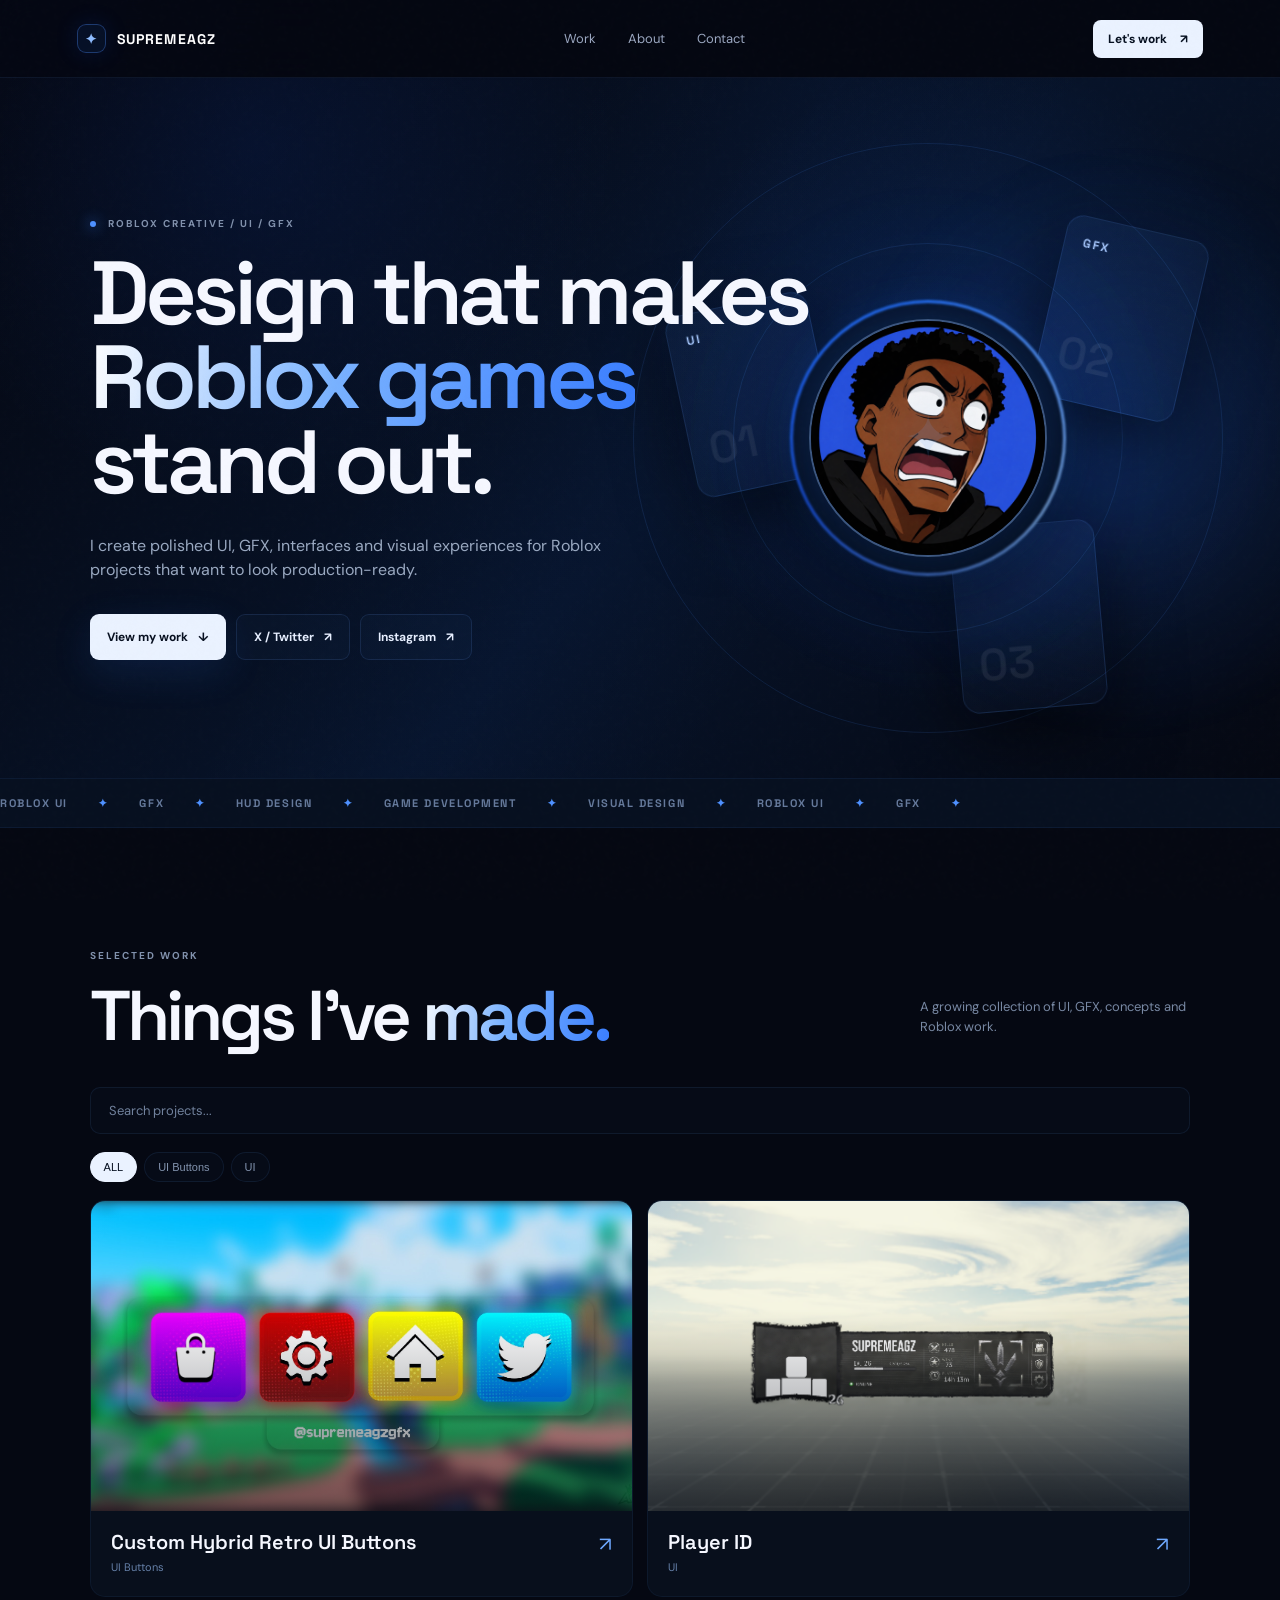
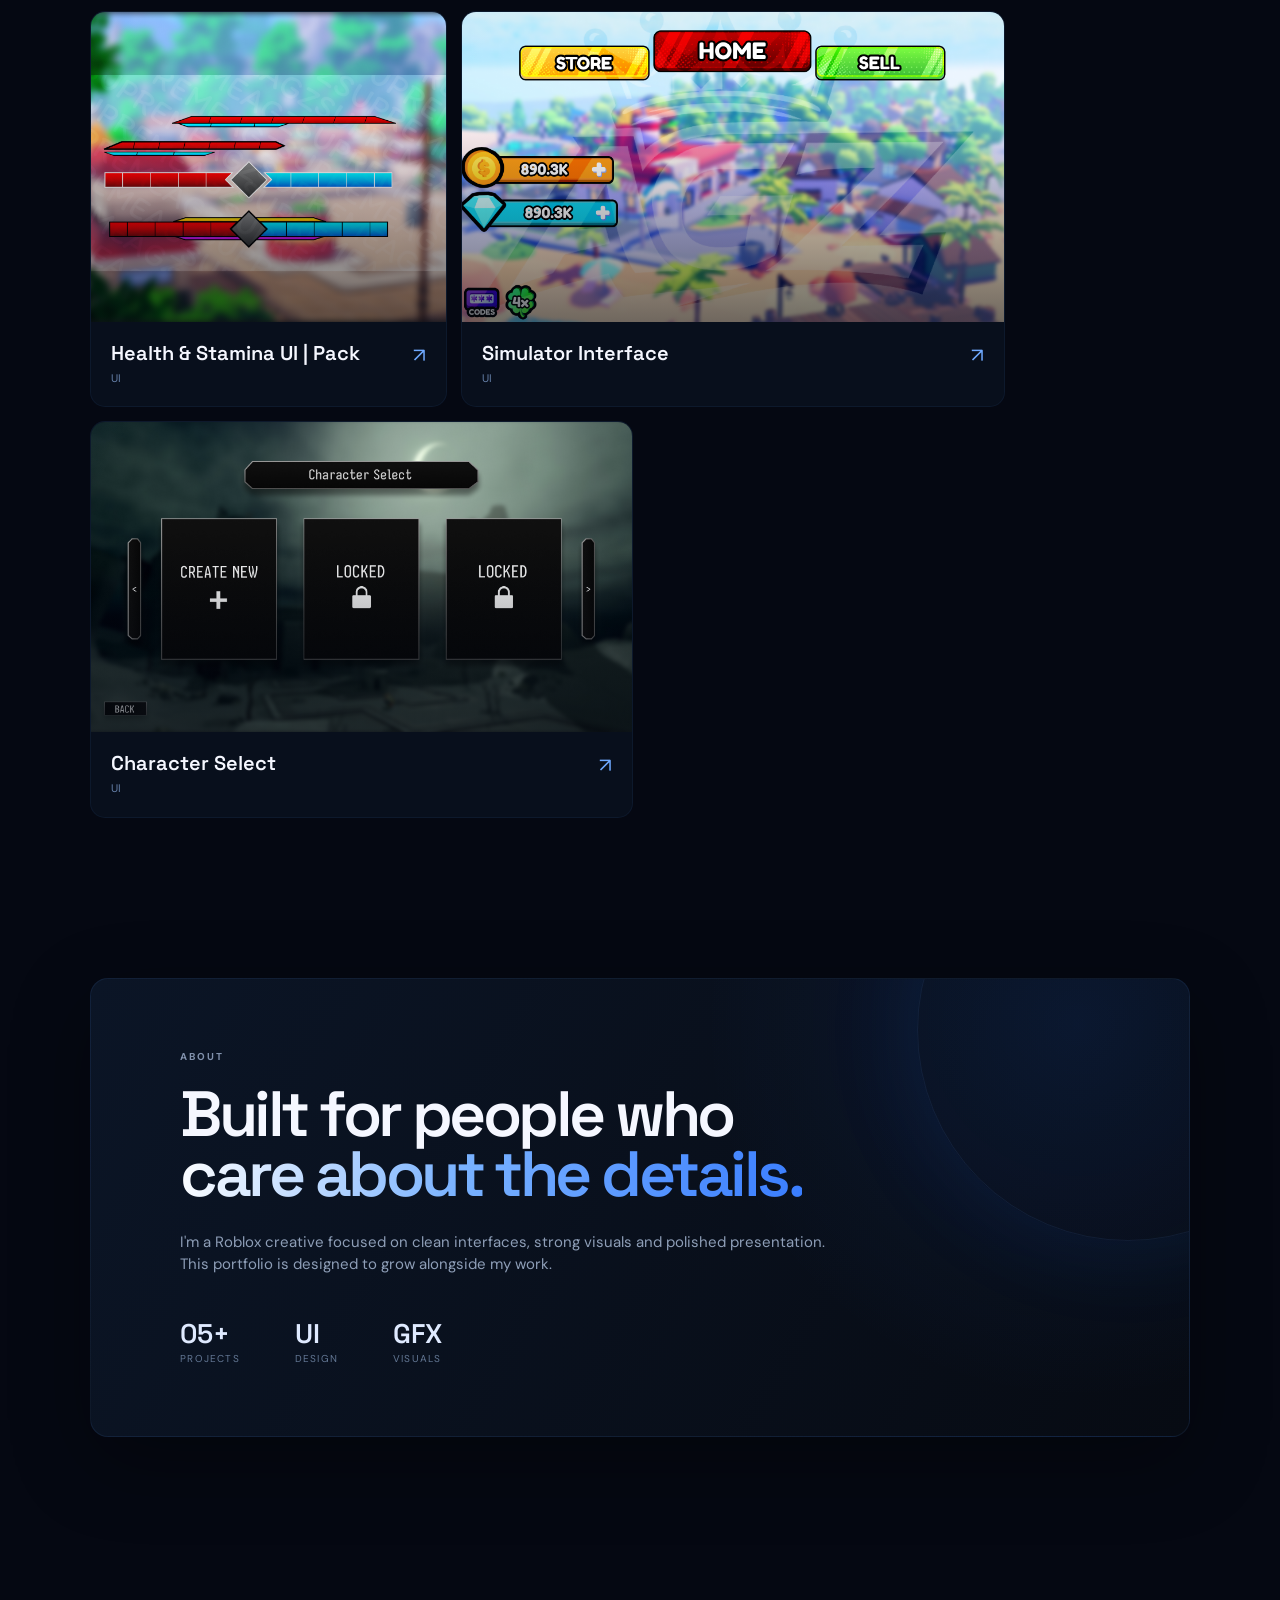
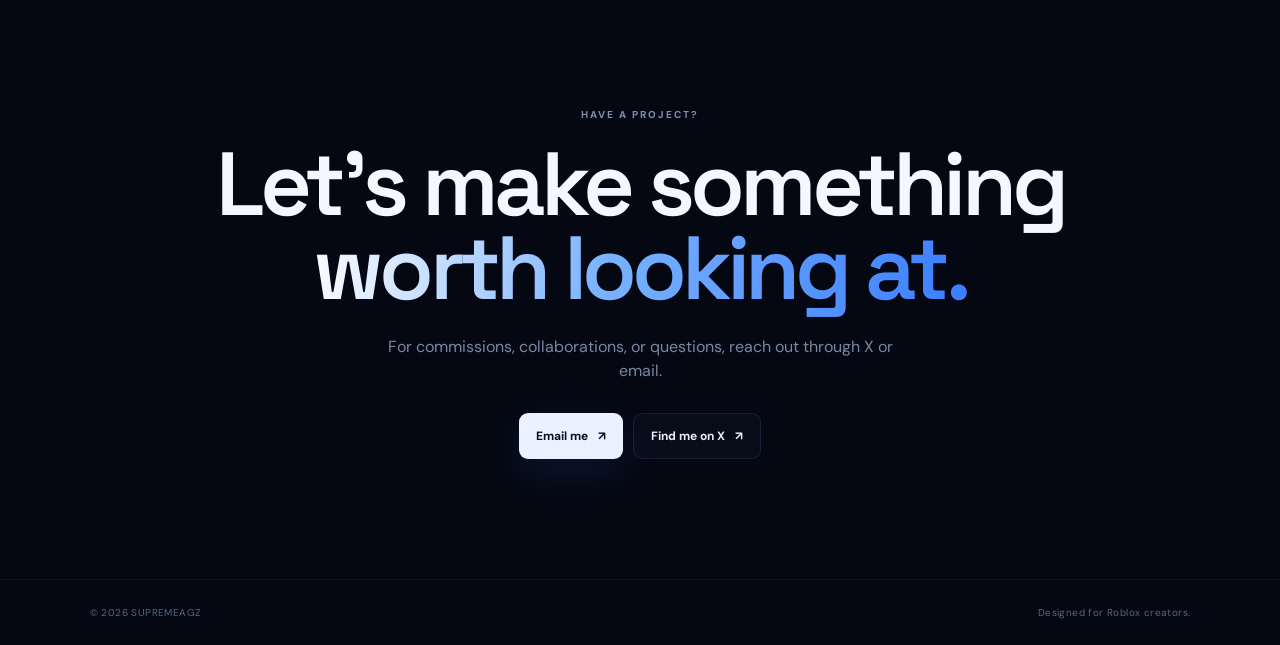
<file: index.html>
<!DOCTYPE html>
<html lang="en">
<head>
  <meta charset="UTF-8">
  <meta name="viewport" content="width=device-width, initial-scale=1.0">
  <title>SUPREMEAGZ — Roblox Creative Portfolio</title>
  <link rel="icon" type="image/png" href="assets/images/favicon.jpg">
  <meta name="description" content="Roblox UI, GFX and creative development portfolio.">
  <meta name="theme-color" content="#071022">
  <meta property="og:title" content="SUPREMEAGZ — Roblox Creative Portfolio">
  <meta property="og:description" content="Roblox UI, GFX and creative development portfolio.">
  <meta property="og:type" content="website">
  <link rel="preconnect" href="https://fonts.googleapis.com">
  <link rel="preconnect" href="https://fonts.gstatic.com" crossorigin>
  <link href="https://fonts.googleapis.com/css2?family=DM+Sans:wght@400;500;600;700&family=Space+Grotesk:wght@500;600;700&display=swap" rel="stylesheet">
  <link rel="stylesheet" href="style.css">
  <link rel="apple-touch-icon" href="assets/images/webicon2.jpg">
</head>
<body>
  <div class="cursor-glow"></div>
  <div class="site-ambient ambient-one"></div>
  <div class="site-ambient ambient-two"></div>

  <header class="site-header">
    <a class="brand" href="#top" aria-label="Home">
      <span class="brand-mark">✦</span>
      <span data-site-name>SUPREMEAGZ</span>
    </a>
    <nav>
      <a href="#work">Work</a>
      <a href="#about">About</a>
      <a href="#contact">Contact</a>
    </nav>
    <a class="header-cta" href="#contact">Let's work <span>↗</span></a>
  </header>

  <main id="top">
    <section class="hero">
      <div class="hero-noise"></div>
      <div class="hero-glow"></div>
      <div class="hero-copy reveal reveal-left">
        <p class="eyebrow"><span></span> ROBLOX CREATIVE / UI / GFX</p>
        <h1>Design that makes<br><em>Roblox games</em> stand out.</h1>
        <p class="hero-text" data-hero-description>
          I create polished UI, GFX, interfaces and visual experiences for Roblox projects that want to look production-ready.
        </p>
        <div class="hero-actions">
          <a class="button primary" href="#work">View my work <span>↓</span></a>
          <a class="button ghost" data-x-link href="#" target="_blank" rel="noreferrer">X / Twitter <span>↗</span></a>
          <a class="button ghost" data-instagram-link href="#" target="_blank" rel="noopener">Instagram <span>↗</span></a>
        </div>
      </div>

      <div class="hero-art reveal reveal-right" aria-hidden="true">
        <div class="hero-orb orb-one"></div>
        <div class="hero-orb orb-two"></div>
        <div class="orbit orbit-one"></div>
        <div class="orbit orbit-two"></div>

        <div class="hero-pfp-wrap">
          <div class="hero-pfp-ring"></div>
          <img class="hero-pfp" src="assets/images/pfp.jpg" alt="">
        </div>

        <div class="hero-card card-a"><span>UI</span><b>01</b></div>
        <div class="hero-card card-b"><span>GFX</span><b>02</b></div>
        <div class="hero-card card-c"><span>DEV</span><b>03</b></div>
        <div class="hero-center">✦</div>
      </div>
    </section>

    <section class="marquee" aria-hidden="true">
      <div>ROBLOX UI <i>✦</i> GFX <i>✦</i> HUD DESIGN <i>✦</i> GAME DEVELOPMENT <i>✦</i> VISUAL DESIGN <i>✦</i> ROBLOX UI <i>✦</i> GFX <i>✦</i></div>
    </section>

    <section class="work section" id="work">
      <div class="section-heading reveal">
        <div>
          <p class="eyebrow">SELECTED WORK</p>
          <h2>Things I've <em>made.</em></h2>
        </div>
        <p class="section-note">A growing collection of UI, GFX, concepts and Roblox work.</p>
      </div>

      <div class="project-search reveal">
        <input type="search" id="project-search" placeholder="Search projects..." aria-label="Search projects" autocomplete="off">
      </div>

      <div class="filter-row reveal" id="filters"></div>
      <div class="project-grid" id="project-grid"></div>
    </section>

    <section class="about section" id="about">
      <div class="about-panel reveal">
        <p class="eyebrow">ABOUT</p>
        <h2>Built for people who<br><em>care about the details.</em></h2>
        <p data-about>I'm a Roblox creative focused on clean interfaces, strong visuals and polished presentation. This portfolio is designed to grow alongside my work.</p>
        <div class="stats">
          <div><strong data-stat-projects>00+</strong><span>Projects</span></div>
          <div><strong>UI</strong><span>Design</span></div>
          <div><strong>GFX</strong><span>Visuals</span></div>
        </div>
      </div>
    </section>

    <section class="contact section" id="contact">
      <div class="contact-inner reveal">
        <p class="eyebrow">HAVE A PROJECT?</p>
        <h2>Let's make something<br><em>worth looking at.</em></h2>
        <p>For commissions, collaborations, or questions, reach out through X or email.</p>
        <div class="contact-actions">
          <a class="button primary" data-email-link href="mailto:you@example.com">Email me <span>↗</span></a>
          <a class="button ghost" data-x-link href="#" target="_blank" rel="noreferrer">Find me on X <span>↗</span></a>
        </div>
      </div>
    </section>
  </main>

  <footer>
    <span>© <span id="year"></span> <span data-site-name>SUPREMEAGZ</span></span>
    <span>Designed for Roblox creators.</span>
  </footer>

  <div class="modal" id="project-modal" aria-hidden="true">
    <div class="modal-backdrop" data-close-modal></div>
    <div class="modal-window">
      <button class="modal-close" data-close-modal aria-label="Close">×</button>
      <div class="modal-image-wrap" id="modal-media-wrap">
        <img id="modal-image" alt="">
        <video id="modal-video" controls playsinline preload="metadata" hidden></video>
        <button class="media-nav media-prev" id="media-prev" type="button" aria-label="Previous media">‹</button>
        <button class="media-nav media-next" id="media-next" type="button" aria-label="Next media">›</button>
        <div class="media-counter" id="media-counter" aria-live="polite"></div>
      </div>
      <div class="media-dots" id="media-dots" aria-label="Media slides"></div>
      <div class="modal-info">
        <p class="eyebrow" id="modal-category"></p>
        <h3 id="modal-title"></h3>
        <p id="modal-description"></p>
        <a id="modal-link" class="text-link" href="#" target="_blank" rel="noreferrer">Open project ↗</a>
        <a id="modal-x" class="text-link" href="https://x.com/supremeagzgfx" target="_blank" rel="noopener">X / Twitter @supremeagzgfx ↗</a>
        <a id="modal-instagram" class="text-link" href="https://www.instagram.com/supremeagzgfx/" target="_blank" rel="noopener">Instagram @supremeagzgfx ↗</a>
      </div>
    </div>
  </div>

  <script src="projects.js"></script>
  <script src="script.js"></script>
</body>
</html>
</file>
<file: style.css>
*{box-sizing:border-box}
html{scroll-behavior:smooth}
body{margin:0;background:#050812;color:#f5f7ff;font-family:"DM Sans",sans-serif;line-height:1.5;overflow-x:hidden}
body:before{content:"";position:fixed;inset:0;pointer-events:none;opacity:.025;background-image:url("data:image/svg+xml,%3Csvg viewBox='0 0 180 180' xmlns='http://www.w3.org/2000/svg'%3E%3Cfilter id='n'%3E%3CfeTurbulence type='fractalNoise' baseFrequency='.9' numOctaves='4' stitchTiles='stitch'/%3E%3C/filter%3E%3Crect width='100%25' height='100%25' filter='url(%23n)' opacity='.5'/%3E%3C/svg%3E");z-index:20}
.site-header{height:78px;padding:0 6vw;display:flex;align-items:center;justify-content:space-between;border-bottom:1px solid #5ea7ff18;position:sticky;top:0;background:#050812d9;backdrop-filter:blur(18px);z-index:15}
.brand{display:flex;align-items:center;gap:11px;color:#fff;text-decoration:none;font:700 14px "Space Grotesk";letter-spacing:.08em}.brand-mark{width:29px;height:29px;display:grid;place-items:center;border:1px solid #4b8dff55;border-radius:9px;background:#2876ff16;color:#8fbcff;box-shadow:0 0 25px #1d65ff22}.site-header nav{display:flex;gap:32px}.site-header nav a{color:#9ba8c1;text-decoration:none;font-size:13px;transition:.2s color}.site-header nav a:hover{color:#fff}.header-cta{color:#061020;background:#eaf2ff;text-decoration:none;padding:10px 15px;border-radius:8px;font-size:12px;font-weight:700;transition:.25s transform,.25s box-shadow}.header-cta:hover{transform:translateY(-2px);box-shadow:0 10px 35px #3182ff35}.header-cta span,.button span{margin-left:10px}
.hero{min-height:700px;padding:100px 7vw 80px;display:flex;align-items:center;position:relative;overflow:hidden;background:radial-gradient(circle at 76% 44%,#216cff25,transparent 31%),radial-gradient(circle at 20% 10%,#1558ff18,transparent 30%),linear-gradient(135deg,#050812,#071329 55%,#050812)}
.hero-copy{max-width:720px;position:relative;z-index:2}.eyebrow{font-size:10px;letter-spacing:.2em;color:#8292ad;font-weight:700;margin:0 0 20px}.eyebrow span{display:inline-block;width:6px;height:6px;background:#4f91ff;border-radius:50%;margin-right:8px;box-shadow:0 0 14px #3b82ff}.hero h1,.section h2{font:600 clamp(52px,7vw,98px)/.94 "Space Grotesk";letter-spacing:-.055em;margin:0}.hero h1 em,.section h2 em{font-style:normal;background:linear-gradient(100deg,#fff 0%,#79b2ff 45%,#397dff 100%);-webkit-background-clip:text;background-clip:text;color:transparent}.hero-text{max-width:570px;color:#9aa9c1;font-size:16px;margin:30px 0 32px}.hero-actions,.contact-actions{display:flex;gap:10px;flex-wrap:wrap}.button{display:inline-flex;align-items:center;justify-content:center;padding:13px 17px;border-radius:9px;text-decoration:none;font-size:12px;font-weight:700;transition:.25s transform,.25s background,.25s box-shadow,.25s border-color}.button:hover{transform:translateY(-3px)}.button.primary{background:#eaf2ff;color:#071020;box-shadow:0 12px 40px #3182ff22}.button.primary:hover{box-shadow:0 16px 50px #3182ff45}.button.ghost{border:1px solid #6da6ff22;color:#e7efff;background:#6da6ff08}.button.ghost:hover{background:#4f91ff15;border-color:#6da6ff55}
.hero-art{position:absolute;right:5vw;width:45vw;height:590px;max-width:650px;z-index:1}.hero-glow{position:absolute;width:650px;height:650px;right:-170px;top:40px;border-radius:50%;background:radial-gradient(circle,#2674ff2d,transparent 64%);filter:blur(10px);animation:breathe 7s ease-in-out infinite}.hero-noise{position:absolute;inset:0;pointer-events:none;background:linear-gradient(120deg,transparent 35%,#1f6dff08 50%,transparent 65%);animation:heroSweep 9s ease-in-out infinite}
.hero-orb{position:absolute;left:50%;top:50%;border-radius:50%;transform:translate(-50%,-50%);pointer-events:none}.orb-one{width:340px;height:340px;background:radial-gradient(circle,#2e7dff24,transparent 68%);filter:blur(4px);animation:breathe 5s ease-in-out infinite}.orb-two{width:520px;height:520px;background:radial-gradient(circle,#155dff12,transparent 70%);filter:blur(8px);animation:breathe 8s ease-in-out infinite reverse}.orbit{position:absolute;border:1px solid #4d91ff20;border-radius:50%;left:50%;top:50%;transform:translate(-50%,-50%);animation:spin 22s linear infinite}.orbit-one{width:390px;height:390px}.orbit-two{width:590px;height:590px;animation-direction:reverse;animation-duration:30s}
.hero-pfp-wrap{position:absolute;left:50%;top:50%;width:250px;height:250px;transform:translate(-50%,-50%);display:grid;place-items:center;animation:floatPfp 5s ease-in-out infinite;z-index:3}.hero-pfp-ring{position:absolute;inset:-13px;border-radius:50%;background:conic-gradient(from 0deg,#2775ff,#8fc1ff,#1d5eff,#2775ff);filter:blur(1px);animation:spin 10s linear infinite}.hero-pfp-ring:after{content:"";position:absolute;inset:3px;border-radius:50%;background:#071329}.hero-pfp{position:relative;width:238px;height:238px;object-fit:cover;border-radius:50%;display:block;border:2px solid #8cbcff66;box-shadow:0 0 50px #2475ff45,0 25px 80px #000b;z-index:2}
.hero-card{position:absolute;width:145px;height:185px;border:1px solid #5d9dff24;background:linear-gradient(145deg,#4b8fff12,#ffffff02);border-radius:17px;padding:18px;display:flex;flex-direction:column;justify-content:space-between;box-shadow:0 20px 70px #0009,0 0 35px #2475ff0d;backdrop-filter:blur(10px);transition:.3s transform,.3s border-color}.hero-card:hover{border-color:#66a7ff55}.hero-card span{font:700 12px "Space Grotesk";letter-spacing:.15em;color:#a8c9ff}.hero-card b{font:600 45px "Space Grotesk";color:#ffffff12}.card-a{left:7%;top:27%;transform:rotate(-12deg);animation:cardFloat 6s ease-in-out infinite}.card-b{right:4%;top:14%;transform:rotate(13deg);animation:cardFloat 7s 1s ease-in-out infinite}.card-c{right:20%;bottom:4%;transform:rotate(-5deg);animation:cardFloat 6.5s .5s ease-in-out infinite}
.hero-center{position:absolute;left:50%;top:50%;transform:translate(-50%,-50%);font-size:60px;color:#70adff20;text-shadow:0 0 70px #2475ff;z-index:4}
.marquee{overflow:hidden;border-top:1px solid #4f91ff14;border-bottom:1px solid #4f91ff14;padding:17px 0;white-space:nowrap;color:#65799b;background:#071020;font:700 11px "Space Grotesk";letter-spacing:.14em}.marquee div{animation:scroll 30s linear infinite}.marquee i{font-style:normal;margin:0 26px;color:#4f91ff}
.section{padding:120px 7vw}.section-heading{display:flex;justify-content:space-between;align-items:end;margin-bottom:38px}.section h2{font-size:clamp(46px,5.5vw,76px)}.section-note{color:#7888a3;max-width:270px;font-size:13px}.filter-row{display:flex;gap:7px;margin-bottom:18px;flex-wrap:wrap}.filter{border:1px solid #5d9dff1a;background:#5d9dff06;color:#8394af;border-radius:99px;padding:8px 13px;font-size:11px;cursor:pointer;transition:.25s transform,.25s background,.25s color,.25s border-color}.filter.active,.filter:hover{background:#eaf2ff;color:#071020;border-color:#eaf2ff}.project-grid{display:grid;grid-template-columns:repeat(12,1fr);gap:14px}.project{grid-column:span 6;min-height:390px;border:1px solid #5d9dff12;border-radius:15px;overflow:hidden;background:#080f1c;cursor:pointer;position:relative;transition:.4s transform,.4s border-color,.4s box-shadow}.project:nth-child(3n){grid-column:span 4}.project:hover{transform:translateY(-7px);border-color:#5d9dff55;box-shadow:0 25px 70px #145eff18,0 0 0 1px #4f91ff08}.project-image{height:310px;overflow:hidden;background:#09111f;position:relative}.project-image img{width:100%;height:100%;object-fit:cover;display:block;transition:.6s transform,.6s filter}.project:hover img{transform:scale(1.045);filter:saturate(1.08)}.project-placeholder{width:100%;height:100%;display:grid;place-items:center;background:radial-gradient(circle,#17396b,#080d17);font:700 56px "Space Grotesk";color:#ffffff12}.project-overlay{position:absolute;inset:0;background:linear-gradient(transparent 35%,#020711e8);opacity:.62}.project-blue-sheen{position:absolute;inset:-30%;background:linear-gradient(110deg,transparent 35%,#5ba2ff16 50%,transparent 65%);transform:translateX(-55%) rotate(8deg);transition:1s transform;pointer-events:none}.project:hover .project-blue-sheen{transform:translateX(55%) rotate(8deg)}.project-info{padding:18px 20px 20px;display:flex;justify-content:space-between;gap:15px}.project-title{font:600 20px "Space Grotesk";margin:0}.project-meta{color:#6681a9;font-size:11px;margin-top:4px}.project-arrow{font-size:20px;color:#6fa9ff;transition:.3s transform}.project:hover .project-arrow{transform:translate(4px,-4px)}
.about{padding-top:40px}.about-panel{border:1px solid #5d9dff18;border-radius:18px;padding:70px 7vw;background:radial-gradient(circle at 90% 10%,#246fff1a,transparent 35%),linear-gradient(120deg,#0b1526,#070b13);position:relative;overflow:hidden;box-shadow:0 25px 80px #0005}.about-panel:after{content:"";position:absolute;width:420px;height:420px;border-radius:50%;right:-150px;top:-160px;border:1px solid #5d9dff18;box-shadow:0 0 100px #2875ff1c;animation:breathe 7s ease-in-out infinite}.about-panel h2{font-size:clamp(42px,5vw,70px);max-width:800px}.about-panel>p:not(.eyebrow){color:#8e9eb7;max-width:650px;margin:27px 0 40px;font-size:15px}.stats{display:flex;gap:55px}.stats div{display:flex;flex-direction:column}.stats strong{font:600 27px "Space Grotesk";color:#dfeaff}.stats span{font-size:10px;color:#647895;text-transform:uppercase;letter-spacing:.12em}
.contact{padding:150px 7vw 120px;text-align:center}.contact-inner{max-width:900px;margin:auto}.contact h2{font-size:clamp(52px,7vw,92px)}.contact-inner>p:not(.eyebrow){color:#7888a3;max-width:520px;margin:25px auto 30px}.contact-actions{justify-content:center}footer{border-top:1px solid #4f91ff12;padding:25px 7vw;display:flex;justify-content:space-between;color:#536782;font-size:10px;letter-spacing:.04em}
.modal{display:none;position:fixed;inset:0;z-index:50}.modal.open{display:grid;place-items:center}.modal-backdrop{position:absolute;inset:0;background:#020611dd;backdrop-filter:blur(12px)}.modal-window{position:relative;width:min(1000px,90vw);max-height:90vh;overflow:auto;background:#080f1a;border:1px solid #5d9dff2a;border-radius:18px;z-index:2;box-shadow:0 30px 100px #000,0 0 70px #1664ff18}.modal-close{position:absolute;right:15px;top:12px;width:35px;height:35px;border:1px solid #6da6ff2d;background:#061020dd;color:#fff;border-radius:50%;font-size:23px;z-index:3;cursor:pointer}.modal-image-wrap{height:min(62vh,600px);background:#060b14}.modal-image-wrap img{width:100%;height:100%;object-fit:contain}.modal-info{padding:25px 28px 30px}.modal-info h3{font:600 32px "Space Grotesk";margin:0 0 10px}.modal-info p:not(.eyebrow){color:#8596b0;max-width:700px}.text-link{display:inline-block;color:#8bbcff;font-size:12px;font-weight:700;text-decoration:none;margin-right:18px;margin-top:8px}.text-link:hover{color:#fff}
.cursor-glow{position:fixed;width:360px;height:360px;border-radius:50%;background:#2875ff;opacity:.07;filter:blur(100px);pointer-events:none;transform:translate(-50%,-50%);z-index:0}
.project-search{margin-bottom:18px}.project-search input{width:100%;box-sizing:border-box;padding:14px 18px;border:1px solid #5d9dff18;border-radius:10px;background:#5d9dff06;color:#f0f6ff;font:13px "DM Sans",sans-serif;outline:none;transition:.25s border-color,.25s background,.25s box-shadow}.project-search input::placeholder{color:#71829d;opacity:1}.project-search input:focus{border-color:#5d9dff55;background:#5d9dff0b;box-shadow:0 0 0 3px #4f91ff0b,0 12px 40px #145eff0d}.no-results{grid-column:1/-1;padding:60px 20px;text-align:center;opacity:.65}.no-results h3{margin:0 0 8px;font:600 22px "Space Grotesk"}.no-results p{margin:0;color:#71829d;font-size:13px}
.reveal{opacity:0;transform:translateY(34px);filter:blur(5px);transition:opacity .8s ease,transform .8s cubic-bezier(.2,.7,.2,1),filter .8s ease;transition-delay:var(--delay,0ms)}.reveal-left{transform:translateX(-40px)}.reveal-right{transform:translateX(40px)}.reveal.visible{opacity:1;transform:translate(0);filter:blur(0)}.no-reveal .reveal{opacity:1;transform:none;filter:none}
@keyframes scroll{to{transform:translateX(-35%)}}@keyframes spin{to{transform:translate(-50%,-50%) rotate(360deg)}}@keyframes floatPfp{0%,100%{transform:translate(-50%,-50%) translateY(0)}50%{transform:translate(-50%,-50%) translateY(-10px)}}@keyframes cardFloat{0%,100%{translate:0 0}50%{translate:0 -9px}}@keyframes breathe{0%,100%{scale:1;opacity:.8}50%{scale:1.08;opacity:1}}@keyframes heroSweep{0%,100%{opacity:.25;transform:translateX(-8%)}50%{opacity:1;transform:translateX(8%)}}
@media(max-width:900px){.site-header nav{display:none}.hero{min-height:720px;padding-top:80px}.hero-art{opacity:.5;right:-20%;width:75vw}.hero-copy{max-width:650px}.project,.project:nth-child(3n){grid-column:span 12}.section-heading{display:block}.section-note{margin-top:18px}.about-panel{padding:50px 7vw}.hero-pfp-wrap{width:210px;height:210px}.hero-pfp{width:200px;height:200px}.orbit-one{width:330px;height:330px}.orbit-two{width:480px;height:480px}}
@media(max-width:600px){.site-header{padding:0 5vw}.header-cta{display:none}.hero{padding:70px 5vw 60px;min-height:720px}.hero h1{font-size:49px}.hero-art{right:-42%;top:170px;width:105vw;opacity:.38}.hero-pfp-wrap{width:185px;height:185px}.hero-pfp{width:176px;height:176px}.hero-card{width:105px;height:135px;padding:13px}.hero-card b{font-size:32px}.card-a{left:5%}.card-b{right:1%}.card-c{right:15%;bottom:9%}.section{padding:90px 5vw}.project-image{height:245px}.about-panel{padding:45px 6vw}.stats{gap:25px}.contact{padding:100px 5vw}.contact h2{font-size:50px}footer{padding:22px 5vw;gap:15px;flex-direction:column}.text-link{margin-right:12px}}
@media(prefers-reduced-motion:reduce){html{scroll-behavior:auto}.reveal,.reveal.visible{transition:none;opacity:1;transform:none;filter:none}.hero-pfp-wrap,.hero-pfp-ring,.orbit,.hero-card,.hero-glow,.hero-noise,.hero-orb,.about-panel:after{animation:none}.marquee div{animation:none}}

/* Project slideshow and video support */
.modal-image-wrap{position:relative;display:grid;place-items:center;overflow:hidden}
.modal-image-wrap img,.modal-image-wrap video{width:100%;height:100%;object-fit:contain;display:block}
.modal-image-wrap [hidden]{display:none!important}
.media-nav{position:absolute;top:50%;transform:translateY(-50%);width:42px;height:42px;display:grid;place-items:center;border:1px solid #ffffff30;border-radius:50%;background:#071225cc;color:#fff;font-size:30px;line-height:1;cursor:pointer;z-index:2;transition:background .2s ease,border-color .2s ease}
.media-nav:hover{background:#1769e8;border-color:#65a4ff}
.media-prev{left:16px}.media-next{right:16px}
.media-counter{position:absolute;right:16px;bottom:14px;padding:5px 9px;border:1px solid #ffffff20;border-radius:99px;background:#050b18cc;color:#fff;font-size:11px;z-index:2}
.media-dots{display:flex;justify-content:center;gap:8px;padding:13px 0 0;background:#0c0e11}
.media-dot{width:7px;height:7px;padding:0;border:0;border-radius:99px;background:#ffffff35;cursor:pointer;transition:width .2s ease,background .2s ease}
.media-dot.active{width:22px;background:#4b91ff}
@media(max-width:600px){.media-nav{width:36px;height:36px;font-size:25px}.media-prev{left:9px}.media-next{right:9px}}
</file>
